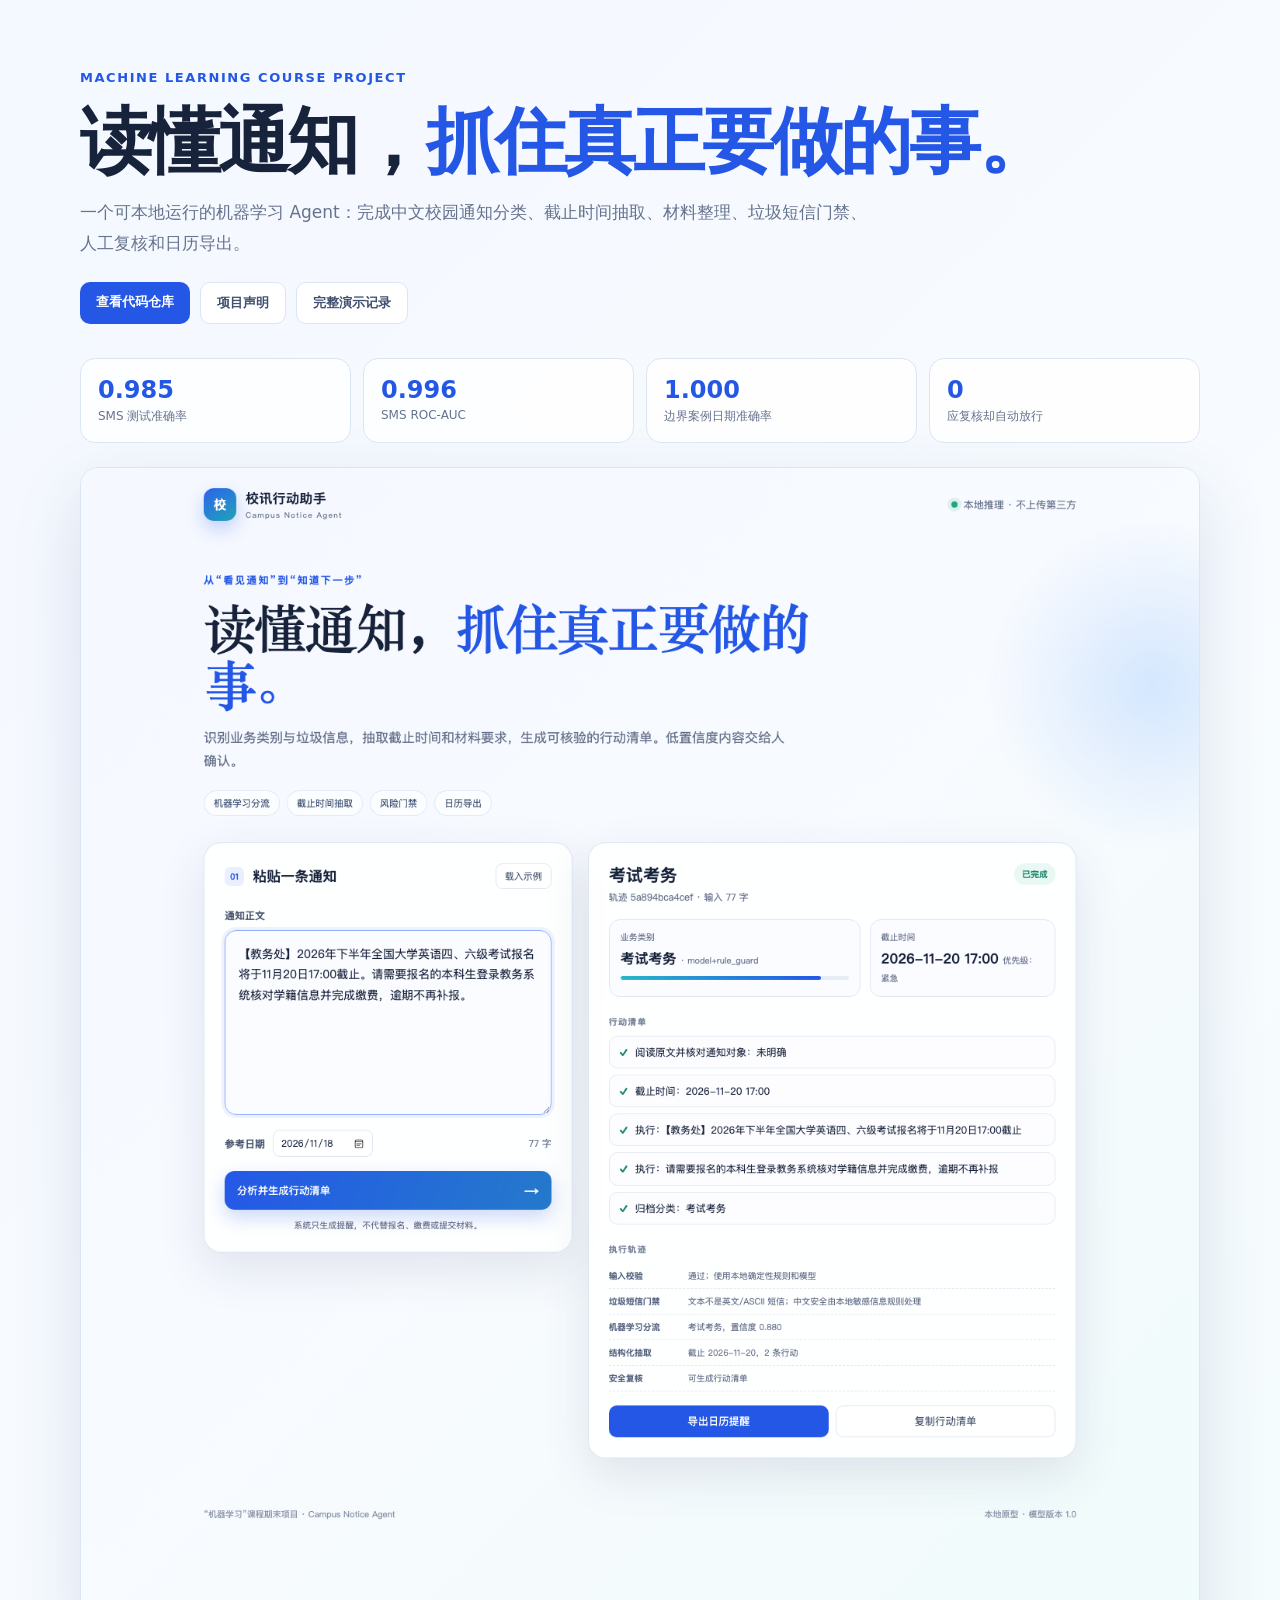
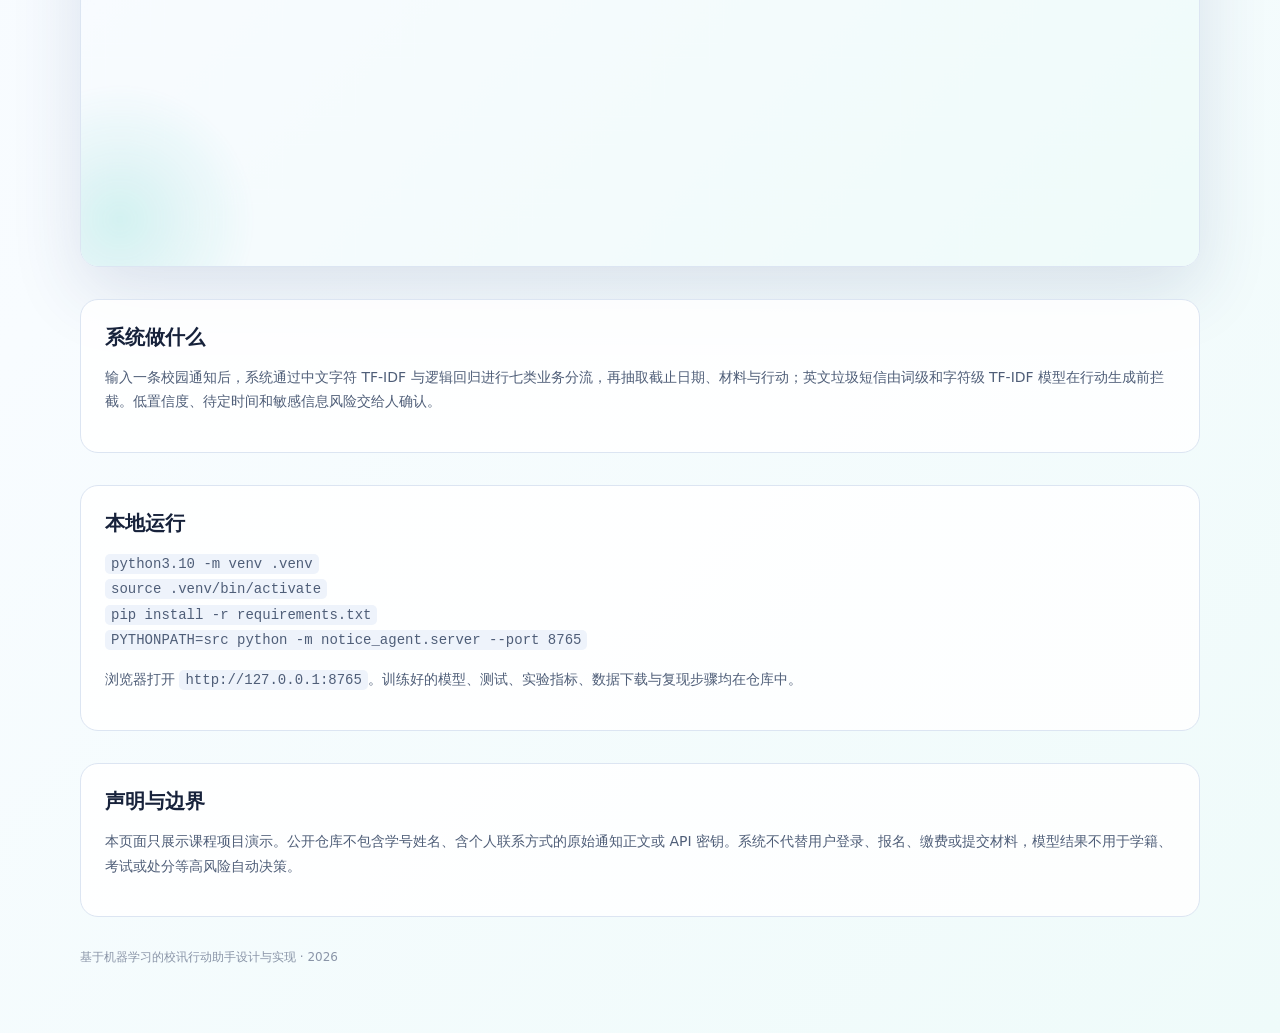
<file: index.html>
<!doctype html>
<html lang="zh-CN">
<head>
  <meta charset="utf-8">
  <meta name="viewport" content="width=device-width, initial-scale=1">
  <title>校讯行动助手 · Campus Notice Agent</title>
  <style>
    :root { --ink:#17223b; --muted:#66738d; --blue:#2457e6; --line:#dce5f2; }
    * { box-sizing:border-box; }
    body { margin:0; color:var(--ink); background:linear-gradient(135deg,#f4f8ff,#f8fcff 50%,#effbfa); font-family:"PingFang SC","Microsoft YaHei",system-ui,sans-serif; }
    main { width:min(1120px,calc(100% - 32px)); margin:0 auto; padding:54px 0 72px; }
    .eyebrow { color:var(--blue); font-size:13px; font-weight:750; letter-spacing:.12em; }
    h1 { margin:14px 0 14px; font-family:"Songti SC",serif; font-size:clamp(42px,7vw,72px); line-height:1.06; letter-spacing:-.04em; }
    h1 span { color:var(--blue); }
    .lead { max-width:790px; color:var(--muted); font-size:17px; line-height:1.8; }
    .actions { display:flex; flex-wrap:wrap; gap:10px; margin:24px 0 34px; }
    .actions a { text-decoration:none; padding:11px 16px; border-radius:10px; color:white; background:var(--blue); font-weight:700; font-size:13px; }
    .actions a.secondary { color:#405070; background:white; border:1px solid var(--line); }
    .metrics { display:grid; grid-template-columns:repeat(4,1fr); gap:12px; margin:24px 0; }
    .metric { padding:17px; background:rgba(255,255,255,.85); border:1px solid var(--line); border-radius:15px; }
    .metric strong { display:block; font-size:24px; color:var(--blue); }
    .metric span { display:block; color:var(--muted); font-size:12px; margin-top:4px; }
    .shot { display:block; width:100%; border:1px solid var(--line); border-radius:18px; box-shadow:0 24px 70px rgba(42,67,120,.14); }
    section { margin-top:32px; padding:24px; background:rgba(255,255,255,.88); border:1px solid var(--line); border-radius:18px; }
    h2 { margin:0 0 12px; font-size:20px; }
    p,li { color:#4f5e78; line-height:1.75; font-size:14px; }
    code { background:#eef3fb; padding:2px 6px; border-radius:5px; }
    footer { margin-top:32px; color:#8a95a8; font-size:12px; }
    @media(max-width:760px){ .metrics{grid-template-columns:1fr 1fr;} h1{font-size:46px;} }
  </style>
</head>
<body>
<main>
  <p class="eyebrow">MACHINE LEARNING COURSE PROJECT</p>
  <h1>读懂通知，<span>抓住真正要做的事。</span></h1>
  <p class="lead">一个可本地运行的机器学习 Agent：完成中文校园通知分类、截止时间抽取、材料整理、垃圾短信门禁、人工复核和日历导出。</p>
  <div class="actions">
    <a href="https://github.com/Qw1koba/sues-campus-notice-agent">查看代码仓库</a>
    <a class="secondary" href="https://github.com/Qw1koba/sues-campus-notice-agent/blob/main/DECLARATION.md">项目声明</a>
    <a class="secondary" href="https://github.com/Qw1koba/sues-campus-notice-agent/blob/main/artifacts/demo/demo_transcript.md">完整演示记录</a>
  </div>
  <div class="metrics">
    <div class="metric"><strong>0.985</strong><span>SMS 测试准确率</span></div>
    <div class="metric"><strong>0.996</strong><span>SMS ROC-AUC</span></div>
    <div class="metric"><strong>1.000</strong><span>边界案例日期准确率</span></div>
    <div class="metric"><strong>0</strong><span>应复核却自动放行</span></div>
  </div>
  <img class="shot" src="artifacts/figures/agent_demo.png" alt="校讯行动助手完整运行截图">
  <section>
    <h2>系统做什么</h2>
    <p>输入一条校园通知后，系统通过中文字符 TF-IDF 与逻辑回归进行七类业务分流，再抽取截止日期、材料与行动；英文垃圾短信由词级和字符级 TF-IDF 模型在行动生成前拦截。低置信度、待定时间和敏感信息风险交给人确认。</p>
  </section>
  <section>
    <h2>本地运行</h2>
    <p><code>python3.10 -m venv .venv</code><br><code>source .venv/bin/activate</code><br><code>pip install -r requirements.txt</code><br><code>PYTHONPATH=src python -m notice_agent.server --port 8765</code></p>
    <p>浏览器打开 <code>http://127.0.0.1:8765</code>。训练好的模型、测试、实验指标、数据下载与复现步骤均在仓库中。</p>
  </section>
  <section>
    <h2>声明与边界</h2>
    <p>本页面只展示课程项目演示。公开仓库不包含学号姓名、含个人联系方式的原始通知正文或 API 密钥。系统不代替用户登录、报名、缴费或提交材料，模型结果不用于学籍、考试或处分等高风险自动决策。</p>
  </section>
  <footer>基于机器学习的校讯行动助手设计与实现 · 2026</footer>
</main>
</body>
</html>
</file>
